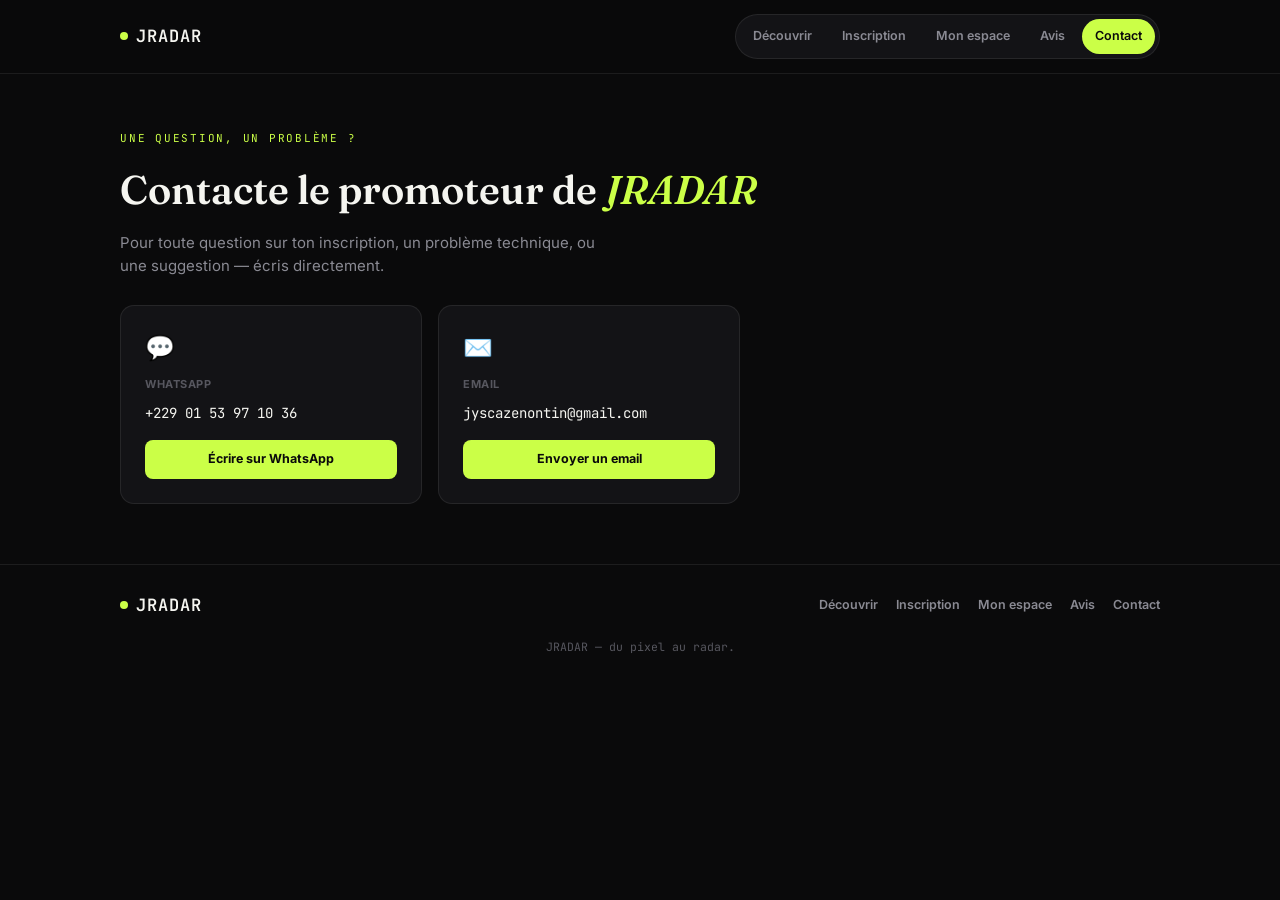
<file: contact.html>
<!DOCTYPE html>
<html lang="fr">
<head>
<meta charset="UTF-8">
<meta name="viewport" content="width=device-width, initial-scale=1.0">
<title>Contact — JRADAR</title>
<meta name="description" content="Contacte le promoteur de JRADAR par WhatsApp ou par email pour toute question sur l'application.">

<link rel="preconnect" href="https://fonts.googleapis.com">
<link href="https://fonts.googleapis.com/css2?family=Fraunces:opsz,wght@9..144,400;9..144,500;9..144,600;9..144,700&family=Inter:wght@400;500;600;700&family=JetBrains+Mono:wght@400;500;600&display=swap" rel="stylesheet">

<link rel="stylesheet" href="style.css">
<style>
  .contact-hero{ padding: 56px 0 40px; }
  .contact-grid{ display:grid; grid-template-columns: 1fr 1fr; gap: 16px; max-width: 620px; margin-top: 28px; }
  @media (max-width: 560px){ .contact-grid{ grid-template-columns: 1fr; } }
  .contact-card{
    background: var(--surface); border:1px solid var(--line); border-radius: var(--radius);
    padding: 24px; display:flex; flex-direction:column; gap: 10px;
    transition: border-color .2s ease, transform .2s ease;
  }
  .contact-card:hover{ border-color: rgba(255,255,255,0.18); transform: translateY(-2px); }
  .contact-icon{ font-size: 24px; }
  .contact-label{ font-size: 11px; font-weight:700; letter-spacing:0.05em; text-transform: uppercase; color: var(--text-faint); }
  .contact-value{ font-family: var(--font-mono); font-size: 14px; color: var(--text); word-break: break-word; }
  .contact-btn{
    margin-top: 6px; text-align:center; font-size: 12.5px; font-weight:700;
    padding: 10px; border-radius: 8px; background: var(--lime); color:#0A0A0B;
    transition: opacity .2s ease;
  }
  .contact-btn:hover{ opacity: 0.88; }
</style>
</head>
<body>

<header class="nav">
  <div class="nav-inner">
    <div class="logo"><span class="dot"></span> JRADAR</div>
    <div class="tabs">
      <a class="tab-btn" href="index.html#discover">Découvrir</a>
      <a class="tab-btn" href="index.html#register">Inscription</a>
      <a class="tab-btn" href="index.html#myspace">Mon espace</a>
      <a class="tab-btn" href="avis.html">Avis</a>
      <a class="tab-btn active" href="contact.html">Contact</a>
    </div>
  </div>
</header>

<main class="wrap">
  <div class="contact-hero">
    <span class="eyebrow">Une question, un problème ?</span>
    <h1 style="font-family:var(--font-display); font-weight:600; font-size:clamp(28px,4vw,40px); margin-bottom:12px;">Contacte le promoteur de <em style="font-style:italic;color:var(--lime);">JRADAR</em></h1>
    <p style="color:var(--text-muted); font-size:15px; max-width:480px;">Pour toute question sur ton inscription, un problème technique, ou une suggestion — écris directement.</p>

    <div class="contact-grid">
      <div class="contact-card">
        <div class="contact-icon">💬</div>
        <div class="contact-label">WhatsApp</div>
        <div class="contact-value">+229 01 53 97 10 36</div>
        <a class="contact-btn" href="https://wa.me/2290153971036?text=Bonjour%2C%20j%27ai%20une%20question%20sur%20JRADAR." target="_blank" rel="noopener">Écrire sur WhatsApp</a>
      </div>
      <div class="contact-card">
        <div class="contact-icon">✉️</div>
        <div class="contact-label">Email</div>
        <div class="contact-value">jyscazenontin@gmail.com</div>
        <a class="contact-btn" href="mailto:jyscazenontin@gmail.com?subject=Question%20JRADAR">Envoyer un email</a>
      </div>
    </div>
  </div>
</main>

<footer class="site-footer">
  <div class="wrap footer-inner">
    <div class="logo"><span class="dot"></span> JRADAR</div>
    <div class="footer-links">
      <a href="index.html#discover">Découvrir</a>
      <a href="index.html#register">Inscription</a>
      <a href="index.html#myspace">Mon espace</a>
      <a href="avis.html">Avis</a>
      <a href="contact.html">Contact</a>
    </div>
  </div>
  <div class="footer-tagline">JRADAR — du pixel au radar.</div>
</footer>

</body>
</html>
</file>
<file: style.css>
:root{
  --bg: #0A0A0B;
  --surface: #131316;
  --surface-2: #1B1B1F;
  --line: rgba(255,255,255,0.08);
  --lime: #CBFF47;
  --lime-dim: rgba(203,255,71,0.14);
  --text: #F5F5F0;
  --text-muted: #8A8A93;
  --text-faint: #57575F;
  --radius: 14px;
  --font-display: 'Fraunces', serif;
  --font-body: 'Inter', sans-serif;
  --font-mono: 'JetBrains Mono', monospace;
}

*{ box-sizing: border-box; margin:0; padding:0; }
html{ scroll-behavior: smooth; }
body{
  background: var(--bg);
  color: var(--text);
  font-family: var(--font-body);
  line-height: 1.5;
  min-height: 100vh;
  -webkit-font-smoothing: antialiased;
  overflow-x: hidden;
}

::selection{ background: var(--lime); color: #0A0A0B; }

a{ color: inherit; text-decoration: none; }
button{ font-family: inherit; cursor: pointer; }
input, select, textarea{ font-family: inherit; }

:focus-visible{
  outline: 2px solid var(--lime);
  outline-offset: 3px;
}

@media (prefers-reduced-motion: reduce){
  *{ animation-duration: 0.001ms !important; animation-iteration-count: 1 !important; transition-duration: 0.001ms !important; }
}

.wrap{ max-width: 1080px; margin: 0 auto; padding: 0 20px; }

/* ---------- NAV ---------- */
header.nav{
  position: sticky; top:0; z-index: 50;
  background: rgba(10,10,11,0.85);
  backdrop-filter: blur(12px);
  border-bottom: 1px solid var(--line);
}
.nav-inner{
  max-width: 1080px; margin: 0 auto; padding: 14px 20px;
  display:flex; align-items:center; justify-content:space-between; gap:12px;
  flex-wrap: wrap;
}
.logo{
  font-family: var(--font-mono); font-weight:600; font-size: 17px; letter-spacing: 0.06em;
  display:flex; align-items:center; gap:8px; white-space: nowrap;
}
.logo .dot{
  width:8px; height:8px; border-radius:50%; background: var(--lime);
  box-shadow: 0 0 0 0 rgba(203,255,71,0.6);
  animation: ping 2.2s infinite;
  flex-shrink: 0;
}
@keyframes ping{
  0%{ box-shadow: 0 0 0 0 rgba(203,255,71,0.5); }
  70%{ box-shadow: 0 0 0 8px rgba(203,255,71,0); }
  100%{ box-shadow: 0 0 0 0 rgba(203,255,71,0); }
}
.tabs{
  display:flex; gap:4px; background: var(--surface); border:1px solid var(--line); border-radius: 999px;
  padding:4px; overflow-x:auto; max-width: 100%; -webkit-overflow-scrolling: touch;
  scrollbar-width: none;
}
.tabs::-webkit-scrollbar{ display:none; }
.tab-btn{
  background:none; border:none; color: var(--text-muted); white-space: nowrap;
  font-size: 12.5px; font-weight:600; padding: 8px 13px; border-radius: 999px;
  transition: all .2s ease; flex-shrink: 0;
}
.tab-btn.active{ background: var(--lime); color: #0A0A0B; }

/* ---------- HERO / RADAR ---------- */
.hero{ padding: 40px 0 28px; display:flex; align-items:center; justify-content:space-between; gap: 32px; flex-wrap: wrap; }
.hero-copy{ flex: 1 1 280px; min-width:0; }
.eyebrow{
  font-family: var(--font-mono); font-size: 11px; letter-spacing: 0.16em; text-transform: uppercase;
  color: var(--lime); margin-bottom: 14px; display:block;
}
.hero h1{
  font-family: var(--font-display); font-weight: 600; font-size: clamp(28px, 6vw, 48px);
  line-height: 1.08; letter-spacing: -0.01em; margin-bottom: 14px;
}
.hero h1 em{ font-style: italic; color: var(--lime); }
.hero p{ color: var(--text-muted); font-size: 14.5px; max-width: 440px; }

.radar{
  position: relative; width: 160px; height: 160px; flex-shrink:0;
  border-radius: 50%;
  background:
    radial-gradient(circle, transparent 0%, transparent 24%, var(--line) 24.5%, transparent 25%),
    radial-gradient(circle, transparent 0%, transparent 49%, var(--line) 49.5%, transparent 50%),
    radial-gradient(circle, transparent 0%, transparent 74%, var(--line) 74.5%, transparent 75%),
    radial-gradient(circle, #101012, #0A0A0B);
  border: 1px solid var(--line);
  margin: 0 auto;
}
@media (min-width: 640px){ .radar{ width: 200px; height: 200px; } }
.radar::before{
  content:''; position:absolute; inset:0; border-radius:50%;
  background: conic-gradient(from 0deg, rgba(203,255,71,0.35), transparent 30%);
  animation: sweep 3.2s linear infinite;
}
@keyframes sweep{ to{ transform: rotate(360deg); } }
.radar .ping{
  position:absolute; width:6px; height:6px; border-radius:50%; background: var(--lime);
  box-shadow: 0 0 8px 2px rgba(203,255,71,0.5);
}

/* ---------- STATS ---------- */
.stats-bar{
  display:flex; align-items:center; justify-content:center; gap: 20px;
  background: var(--surface); border:1px solid var(--line); border-radius: var(--radius);
  padding: 16px 20px; margin-bottom: 20px; flex-wrap: wrap;
}
.stat{ display:flex; flex-direction:column; align-items:center; gap:2px; }
.stat-num{ font-family: var(--font-mono); font-size: 20px; font-weight:700; color: var(--lime); }
.stat-label{ font-size: 11px; color: var(--text-muted); text-transform: uppercase; letter-spacing:0.04em; }
.stat-sep{ width:1px; height:28px; background: var(--line); }

/* ---------- RECHERCHE RAPIDE ---------- */
.quick-search-wrap{ margin-bottom: 24px; }

/* ---------- SECTIONS ---------- */
section{ display:none; padding-bottom: 60px; }
section.active{ display:block; }

.panel-title{
  font-family: var(--font-display); font-size: 22px; font-weight:600; margin-bottom: 6px;
}
.panel-sub{ color: var(--text-muted); font-size: 13px; margin-bottom: 24px; }

.section-block{ margin-top: 56px; padding-top: 40px; border-top: 1px solid var(--line); }

/* ---------- BANNIÈRE LOCALISATION ---------- */
.loc-banner{
  display:flex; align-items:center; justify-content:space-between; gap: 14px; flex-wrap: wrap;
  background: var(--surface); border:1px solid var(--line); border-radius: var(--radius);
  padding: 14px 16px; margin-bottom: 20px; font-size: 12.5px;
}
.loc-banner.ok{ border-color: rgba(203,255,71,0.3); }
.loc-status{ display:flex; align-items:center; gap:10px; color: var(--text-muted); }
.loc-status strong{ color: var(--text); font-weight:600; }
.btn-ghost{
  background: transparent; border:1px solid var(--line); color: var(--text);
  padding: 8px 14px; border-radius: 999px; font-size: 12px; font-weight:600;
  transition: border-color .2s ease; white-space: nowrap;
}
.btn-ghost:hover{ border-color: var(--lime); }

/* ---------- FILTRES ---------- */
.filters{ margin-bottom: 24px; }
.search-input{
  width:100%; background: var(--surface); border:1px solid var(--line); border-radius: 999px;
  padding: 13px 18px; color: var(--text); font-size: 14px;
}
.search-input::placeholder{ color: var(--text-faint); }
.chips{ display:flex; gap:8px; flex-wrap: wrap; }
.chip{
  background: var(--surface); border:1px solid var(--line); color: var(--text-muted);
  padding: 7px 14px; border-radius: 999px; font-size: 12px; font-weight: 600;
  transition: all .2s ease;
}
.chip.active{ background: var(--lime-dim); border-color: var(--lime); color: var(--lime); }

/* ---------- LISTE D'ENTREPRISES ---------- */
.biz-grid{ display:grid; grid-template-columns: repeat(auto-fill, minmax(260px,1fr)); gap: 14px; }
.biz-card{
  background: var(--surface); border:1px solid var(--line); border-radius: var(--radius);
  padding: 18px; display:flex; flex-direction:column; gap: 10px; min-width:0;
  transition: border-color .2s ease, transform .2s ease;
}
.biz-card:hover{ border-color: rgba(255,255,255,0.18); transform: translateY(-2px); }
.biz-top{ display:flex; justify-content:space-between; align-items:flex-start; gap: 10px; }
.biz-identity{ display:flex; gap:10px; align-items:flex-start; min-width:0; }
.biz-logo{
  width:38px; height:38px; border-radius:10px; object-fit:cover; flex-shrink:0;
  background: var(--surface-2); display:flex; align-items:center; justify-content:center; font-size:18px;
  border: 1px solid var(--line);
}
.biz-name{ font-family: var(--font-display); font-size: 17px; font-weight:600; word-break: break-word; }
.biz-dist{
  font-family: var(--font-mono); font-size: 11.5px; color: var(--lime);
  background: var(--lime-dim); padding: 4px 9px; border-radius: 999px; white-space:nowrap; flex-shrink:0;
}
.biz-cat{ font-size: 10.5px; font-weight:700; letter-spacing:0.05em; text-transform: uppercase; color: var(--text-faint); }
.biz-rating{ font-size: 12px; color: var(--lime); font-family: var(--font-mono); }
.biz-desc{ font-size: 13px; color: var(--text-muted); }
.biz-addr{ font-size: 12px; color: var(--text-faint); font-family: var(--font-mono); }
.biz-actions{ display:flex; gap:8px; flex-wrap: wrap; margin-top: 4px; }
.biz-btn{
  flex:1; min-width: 80px; text-align:center; font-size: 12px; font-weight:700;
  padding: 9px 8px; border-radius: 8px; border:1px solid var(--line); color: var(--text);
  transition: all .2s ease; background: none;
}
.biz-btn.primary{ background: var(--lime); color:#0A0A0B; border-color: var(--lime); }
.biz-btn:hover{ border-color: var(--lime); }
.biz-btn.primary:hover{ opacity: 0.88; }

.empty-state{
  text-align:center; padding: 50px 18px; color: var(--text-muted); font-size: 13px;
  border: 1px dashed var(--line); border-radius: var(--radius);
}

/* ---------- PANNEAU AVIS ---------- */
.review-panel{ border-top: 1px solid var(--line); padding-top: 10px; margin-top: 4px; display:none; }
.review-panel.show{ display:block; }
.review-item{ font-size: 12px; color: var(--text-muted); padding: 8px 0; border-bottom: 1px solid var(--line); }
.review-item:last-child{ border-bottom:none; }
.review-item .review-head{ color: var(--text); font-weight:600; display:flex; justify-content:space-between; gap:8px; }
.review-empty{ font-size: 12px; color: var(--text-faint); padding: 6px 0; }
.review-form{ display:flex; flex-direction:column; gap:8px; margin-top: 10px; }
.review-form input, .review-form select, .review-form textarea{
  background: var(--surface-2); border:1px solid var(--line); border-radius: 8px;
  padding: 9px 11px; color: var(--text); font-size: 12.5px;
}
.review-form button{
  background: var(--lime); color:#0A0A0B; border:none; border-radius:8px; padding:9px; font-size:12.5px; font-weight:700;
}

/* ---------- TÉMOIGNAGES ---------- */
.testimonial-grid{ display:grid; grid-template-columns: repeat(auto-fit, minmax(220px,1fr)); gap: 14px; }
.testimonial-card{
  background: var(--surface); border:1px solid var(--line); border-radius: var(--radius); padding: 20px;
}
.testimonial-text{ font-size: 13.5px; color: var(--text); font-style: italic; margin-bottom: 12px; line-height:1.6; }
.testimonial-author{ font-size: 12px; color: var(--text-faint); font-family: var(--font-mono); }

/* ---------- FAQ ---------- */
.faq-item{ border-bottom: 1px solid var(--line); }
.faq-q{
  width:100%; text-align:left; background:none; border:none; color: var(--text);
  font-size: 14px; font-weight:600; padding: 16px 0; display:flex; justify-content:space-between; align-items:center; gap:10px;
}
.faq-icon{ color: var(--lime); font-family: var(--font-mono); flex-shrink:0; transition: transform .2s ease; }
.faq-item.open .faq-icon{ transform: rotate(45deg); }
.faq-a{ max-height:0; overflow:hidden; color: var(--text-muted); font-size: 13px; line-height:1.6; transition: max-height .25s ease; }
.faq-item.open .faq-a{ max-height: 300px; padding-bottom: 16px; }

/* ---------- FORMULAIRE ---------- */
.sub-box{
  display:flex; gap: 14px; align-items:flex-start;
  background: var(--lime-dim); border:1px solid rgba(203,255,71,0.3); border-radius: var(--radius);
  padding: 16px 18px; margin-bottom: 20px; max-width: 620px;
}
.sub-box-icon{ font-size: 22px; flex-shrink:0; }
.sub-box-text{ font-size: 13px; color: var(--text); line-height:1.6; }
.sub-box-text strong{ color: var(--lime); }

.sub-status{ font-size: 12.5px; font-weight:600; padding: 8px 12px; border-radius: 8px; margin-top: 4px; }
.sub-status.trial{ background: var(--lime-dim); color: var(--lime); }
.sub-status.active{ background: rgba(80,220,120,0.12); color: #6EE7A0; }
.sub-status.expired{ background: rgba(255,90,90,0.1); color: #ff8a8a; }

.featured-badge{
  display:inline-block; font-size: 10px; font-weight:700; letter-spacing:0.02em;
  background: var(--lime); color:#0A0A0B; padding: 2px 8px; border-radius: 999px; vertical-align: middle;
}
.biz-card.featured{ border-color: rgba(203,255,71,0.4); background: linear-gradient(180deg, rgba(203,255,71,0.06), var(--surface)); }

.whatsapp-pay-btn{
  display:block; width:100%; text-align:center; margin-top: 14px;
  background: #25D366; color:#0A0A0B; font-weight:700; font-size: 14px;
  padding: 13px; border-radius: 10px; transition: opacity .2s ease;
}
.whatsapp-pay-btn:hover{ opacity: 0.88; }

.form-card{
  background: var(--surface); border:1px solid var(--line); border-radius: var(--radius);
  padding: 22px; max-width: 620px;
}
.field{ margin-bottom: 18px; }
.field label{ display:block; font-size: 12px; font-weight:600; letter-spacing:0.03em; color: var(--text-muted); margin-bottom: 8px; }
.field .req{ color: var(--lime); }
.field input, .field select, .field textarea{
  width:100%; background: var(--surface-2); border:1px solid var(--line); border-radius: 10px;
  padding: 12px 14px; color: var(--text); font-size: 14px;
}
.field textarea{ resize: vertical; min-height: 80px; }
.field-row{ display:grid; grid-template-columns: 1fr 1fr; gap: 14px; }
@media (max-width: 520px){ .field-row{ grid-template-columns: 1fr; } }
.field-hint{ font-size: 11.5px; color: var(--text-faint); margin-top: 6px; }

.logo-upload-row{ display:flex; align-items:center; gap: 14px; }
.logo-preview{
  width:56px; height:56px; border-radius: 14px; background: var(--surface-2); border:1px solid var(--line);
  display:flex; align-items:center; justify-content:center; font-size: 24px; overflow:hidden; flex-shrink:0;
}
.logo-preview img{ width:100%; height:100%; object-fit:cover; }

.geo-box{
  display:flex; align-items:center; justify-content:space-between; gap:12px; flex-wrap:wrap;
  background: var(--surface-2); border:1px solid var(--line); border-radius: 10px; padding: 12px 14px; margin-bottom: 18px;
}
.geo-status{ font-size: 12px; color: var(--text-muted); font-family: var(--font-mono); }
.geo-status.ok{ color: var(--lime); }
.manual-coords{ display:none; }
.manual-coords.show{ display:grid; }
.link-btn{ background:none; border:none; color: var(--lime); font-size: 12px; font-weight:600; text-decoration: underline; margin-top: 6px; }

.submit-btn{
  width:100%; background: var(--lime); color:#0A0A0B; border:none; border-radius: 10px;
  padding: 14px; font-size: 14px; font-weight:700; margin-top: 6px;
  transition: opacity .2s ease;
}
.submit-btn:hover{ opacity: 0.88; }
.submit-btn:disabled{ opacity:0.5; cursor:not-allowed; }

.form-msg{ font-size: 13px; margin-top: 14px; padding: 10px 14px; border-radius: 8px; display:none; }
.form-msg.show{ display:block; }
.form-msg.success{ background: var(--lime-dim); color: var(--lime); border:1px solid rgba(203,255,71,0.3); }
.form-msg.error{ background: rgba(255,90,90,0.1); color: #ff8a8a; border:1px solid rgba(255,90,90,0.3); }

.mgmt-code-box{
  font-family: var(--font-mono); font-size: 18px; font-weight:700; letter-spacing: 0.1em;
  background: var(--lime-dim); color: var(--lime); border:1px solid rgba(203,255,71,0.3);
  padding: 12px 16px; border-radius: 10px; text-align:center; margin-top: 10px;
}

.privacy-note{ font-size: 11.5px; color: var(--text-faint); margin-top: 16px; line-height:1.6; }

/* ---------- FOOTER ---------- */
.site-footer{ border-top:1px solid var(--line); padding: 28px 0 20px; margin-top: 20px; }
.footer-inner{ display:flex; align-items:center; justify-content:space-between; gap: 16px; flex-wrap: wrap; }
.footer-links{ display:flex; gap: 18px; flex-wrap: wrap; }
.footer-links a{ font-size: 12.5px; color: var(--text-muted); font-weight:600; transition: color .2s ease; }
.footer-links a:hover{ color: var(--lime); }
.footer-tagline{ text-align:center; color: var(--text-faint); font-size: 11.5px; font-family: var(--font-mono); margin-top: 20px; }

/* ---------- CONTACT PAGE ---------- */
.contact-hero{ padding: 40px 0; }
.contact-grid{ display:grid; grid-template-columns: 1fr 1fr; gap: 14px; max-width: 560px; margin-top: 24px; }
@media (max-width: 560px){ .contact-grid{ grid-template-columns: 1fr; } }
.contact-card{
  background: var(--surface); border:1px solid var(--line); border-radius: var(--radius);
  padding: 22px; display:flex; flex-direction:column; gap: 10px;
  transition: border-color .2s ease, transform .2s ease;
}
.contact-card:hover{ border-color: rgba(255,255,255,0.18); transform: translateY(-2px); }
.contact-icon{ font-size: 22px; }
.contact-label{ font-size: 11px; font-weight:700; letter-spacing:0.05em; text-transform: uppercase; color: var(--text-faint); }
.contact-value{ font-family: var(--font-mono); font-size: 13.5px; color: var(--text); word-break: break-word; }
.contact-btn{
  margin-top: 6px; text-align:center; font-size: 12.5px; font-weight:700;
  padding: 10px; border-radius: 8px; background: var(--lime); color:#0A0A0B;
  transition: opacity .2s ease;
}
.contact-btn:hover{ opacity: 0.88; }
</file>
